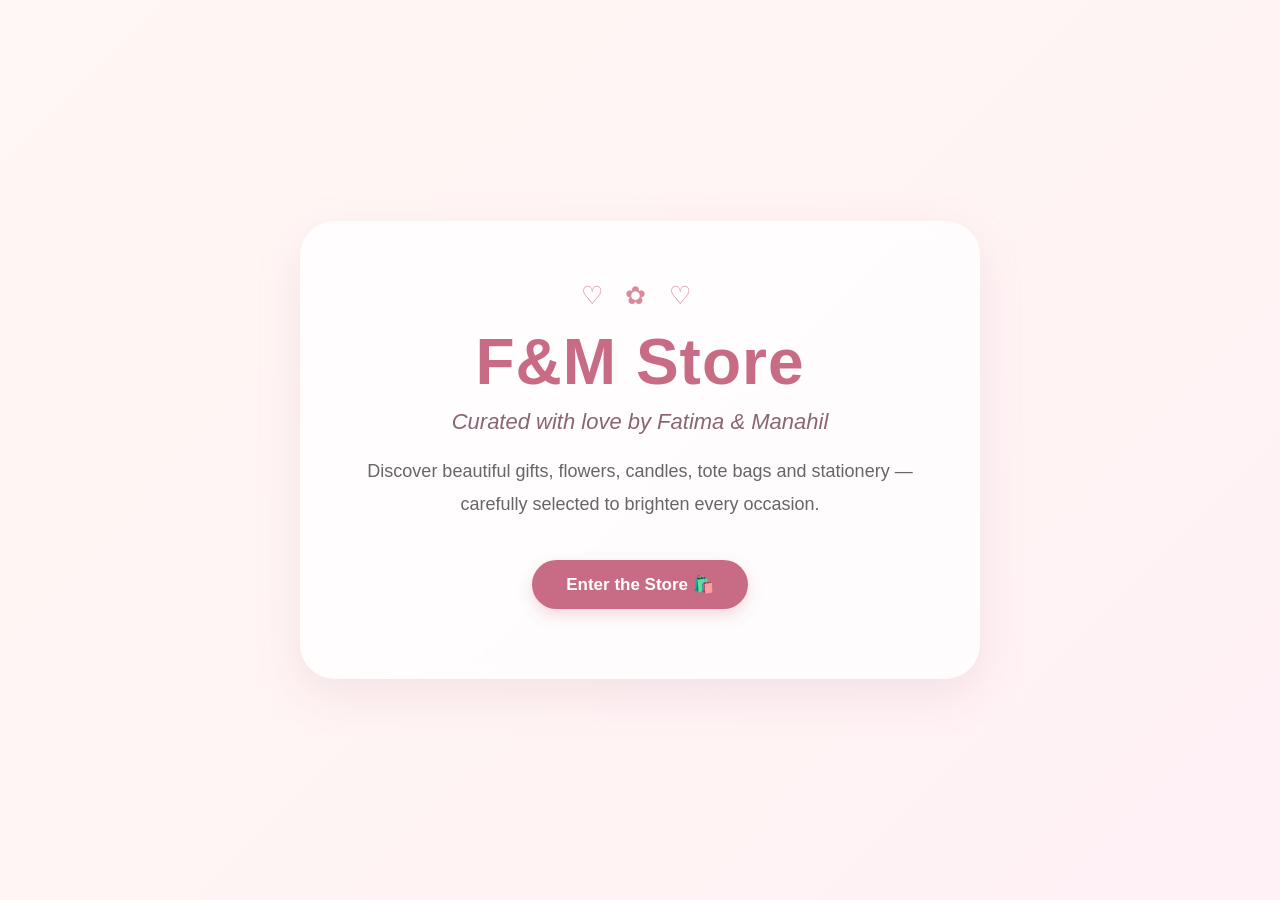
<file: index.html>
<!DOCTYPE html>
<html>

<head>
    <title>F&M Store</title>
    <link rel="stylesheet" href="style.css">
</head>

<body>

    <section class="home-hero">

        <div class="home-content">

            <div class="decorative">
                ♡ ✿ ♡
            </div>

            <h1>F&amp;M Store</h1>

            <div class="home-tagline">
                Curated with love by Fatima &amp; Manahil
            </div>

            <p class="home-description">
                Discover beautiful gifts, flowers, candles,
                tote bags and stationery — carefully selected
                to brighten every occasion.
            </p>

            <a href="shop.html" class="store-button">
                Enter the Store 🛍️
            </a>

        </div>

    </section>

</body>

</html>
</file>
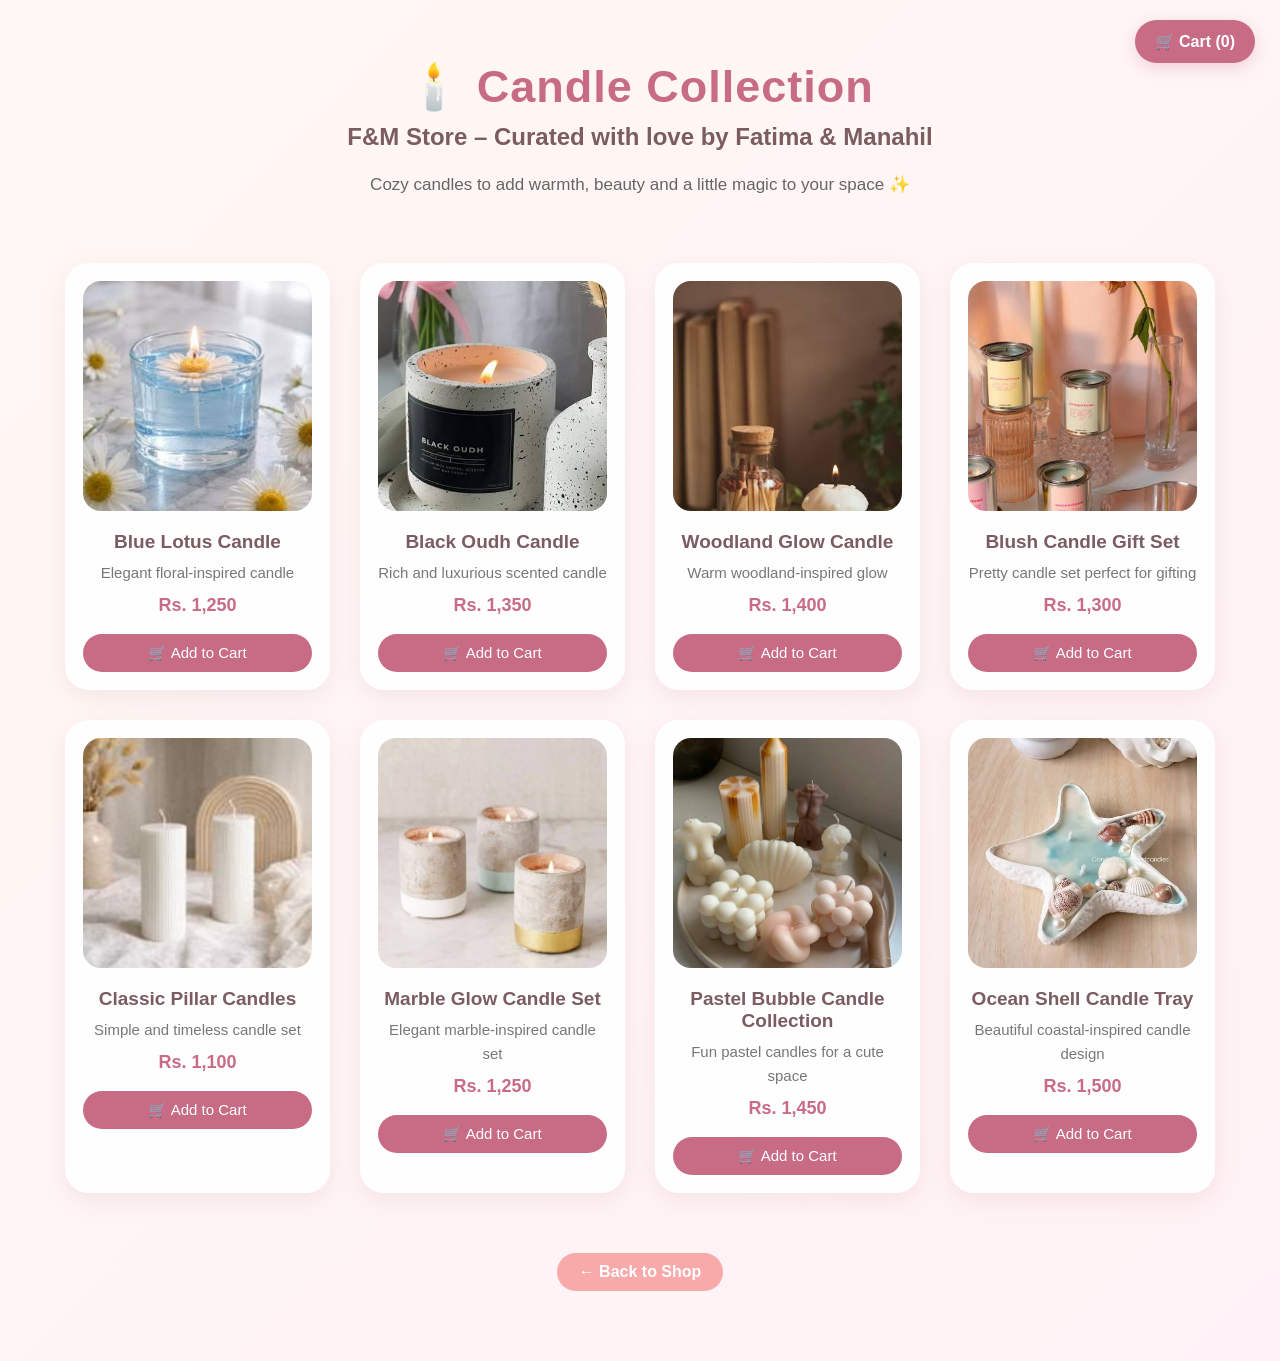
<file: candles.html>
<!DOCTYPE html>
<html>

<head>
    <title>Candle Collection - F&M Store</title>
    <link rel="stylesheet" href="style.css">

    <style>

        .collection-header {
            padding: 30px 20px 10px;
        }

        .collection-header h1 {
            margin-bottom: 10px;
        }

        .collection-header p {
            max-width: 650px;
            margin: 15px auto;
        }

        .collection {
            display: grid;
            grid-template-columns: repeat(4, 1fr);
            gap: 30px;
            max-width: 1200px;
            margin: 40px auto;
            padding: 0 25px;
        }

        .product {
            background: rgba(255, 255, 255, 0.9);
            padding: 18px;
            border-radius: 24px;
            box-shadow: 0 7px 22px rgba(180, 120, 140, 0.13);
            transition: all 0.3s ease;
        }

        .product:hover {
            transform: translateY(-8px);
            box-shadow: 0 14px 30px rgba(180, 120, 140, 0.22);
        }

        .product img {
            width: 100%;
            height: 230px;
            object-fit: cover;
            border-radius: 18px;
        }

        .product h2 {
            color: #7a5c61;
            font-size: 19px;
            margin: 16px 0 8px;
        }

        .product p {
            color: #777;
            font-size: 15px;
            margin: 5px 0 10px;
        }

        .product h3 {
            color: #c86b85;
            font-size: 18px;
            margin: 10px 0;
        }

        .add-cart {
            width: 100%;
            margin-top: 8px;
            background: #c86b85;
        }

        .add-cart:hover {
            background: #a9526c;
        }

        .bottom-navigation {
            margin: 20px 0 50px;
        }

        @media (max-width: 1000px) {

            .collection {
                grid-template-columns: repeat(2, 1fr);
            }

        }

        @media (max-width: 600px) {

            .collection {
                grid-template-columns: 1fr;
                padding: 0 20px;
            }

            .product img {
                height: 260px;
            }

        }

    </style>

</head>

<body>

    <div class="collection-header">

        <h1>🕯️ Candle Collection</h1>

        <h2>
            F&amp;M Store – Curated with love by Fatima &amp; Manahil
        </h2>

        <p>
            Cozy candles to add warmth, beauty and a little magic
            to your space ✨
        </p>

    </div>


    <div class="collection">


        <!-- CANDLE 1 -->

        <div class="product">

            <img src="images/candle1.jpg">

            <h2>Blue Lotus Candle</h2>

            <p>Elegant floral-inspired candle</p>

            <h3>Rs. 1,250</h3>

            <button
                class="add-cart"
                data-name="Blue Lotus Candle"
                data-price="1250"
                data-image="images/candle1.jpg">
                🛒 Add to Cart
            </button>

        </div>


        <!-- CANDLE 2 -->

        <div class="product">

            <img src="images/candle2.jpg">

            <h2>Black Oudh Candle</h2>

            <p>Rich and luxurious scented candle</p>

            <h3>Rs. 1,350</h3>

            <button
                class="add-cart"
                data-name="Black Oudh Candle"
                data-price="1350"
                data-image="images/candle2.jpg">
                🛒 Add to Cart
            </button>

        </div>


        <!-- CANDLE 3 -->

        <div class="product">

            <img src="images/candle3.jpg">

            <h2>Woodland Glow Candle</h2>

            <p>Warm woodland-inspired glow</p>

            <h3>Rs. 1,400</h3>

            <button
                class="add-cart"
                data-name="Woodland Glow Candle"
                data-price="1400"
                data-image="images/candle3.jpg">
                🛒 Add to Cart
            </button>

        </div>


        <!-- CANDLE 4 -->

        <div class="product">

            <img src="images/candle4.jpg">

            <h2>Blush Candle Gift Set</h2>

            <p>Pretty candle set perfect for gifting</p>

            <h3>Rs. 1,300</h3>

            <button
                class="add-cart"
                data-name="Blush Candle Gift Set"
                data-price="1300"
                data-image="images/candle4.jpg">
                🛒 Add to Cart
            </button>

        </div>


        <!-- CANDLE 5 -->

        <div class="product">

            <img src="images/candle5.jpg">

            <h2>Classic Pillar Candles</h2>

            <p>Simple and timeless candle set</p>

            <h3>Rs. 1,100</h3>

            <button
                class="add-cart"
                data-name="Classic Pillar Candles"
                data-price="1100"
                data-image="images/candle5.jpg">
                🛒 Add to Cart
            </button>

        </div>


        <!-- CANDLE 6 -->

        <div class="product">

            <img src="images/candle6.jpg">

            <h2>Marble Glow Candle Set</h2>

            <p>Elegant marble-inspired candle set</p>

            <h3>Rs. 1,250</h3>

            <button
                class="add-cart"
                data-name="Marble Glow Candle Set"
                data-price="1250"
                data-image="images/candle6.jpg">
                🛒 Add to Cart
            </button>

        </div>


        <!-- CANDLE 7 -->

        <div class="product">

            <img src="images/candle7.jpg">

            <h2>Pastel Bubble Candle Collection</h2>

            <p>Fun pastel candles for a cute space</p>

            <h3>Rs. 1,450</h3>

            <button
                class="add-cart"
                data-name="Pastel Bubble Candle Collection"
                data-price="1450"
                data-image="images/candle7.jpg">
                🛒 Add to Cart
            </button>

        </div>


        <!-- CANDLE 8 -->

        <div class="product">

            <img src="images/candle8.jpg">

            <h2>Ocean Shell Candle Tray</h2>

            <p>Beautiful coastal-inspired candle design</p>

            <h3>Rs. 1,500</h3>

            <button
                class="add-cart"
                data-name="Ocean Shell Candle Tray"
                data-price="1500"
                data-image="images/candle8.jpg">
                🛒 Add to Cart
            </button>

        </div>

    </div>


    <div class="bottom-navigation">

        <a href="shop.html" class="back-button">
            ← Back to Shop
        </a>

    </div>


    <!-- SHOPPING CART -->

    <script src="cart.js"></script>

</body>

</html>
</file>
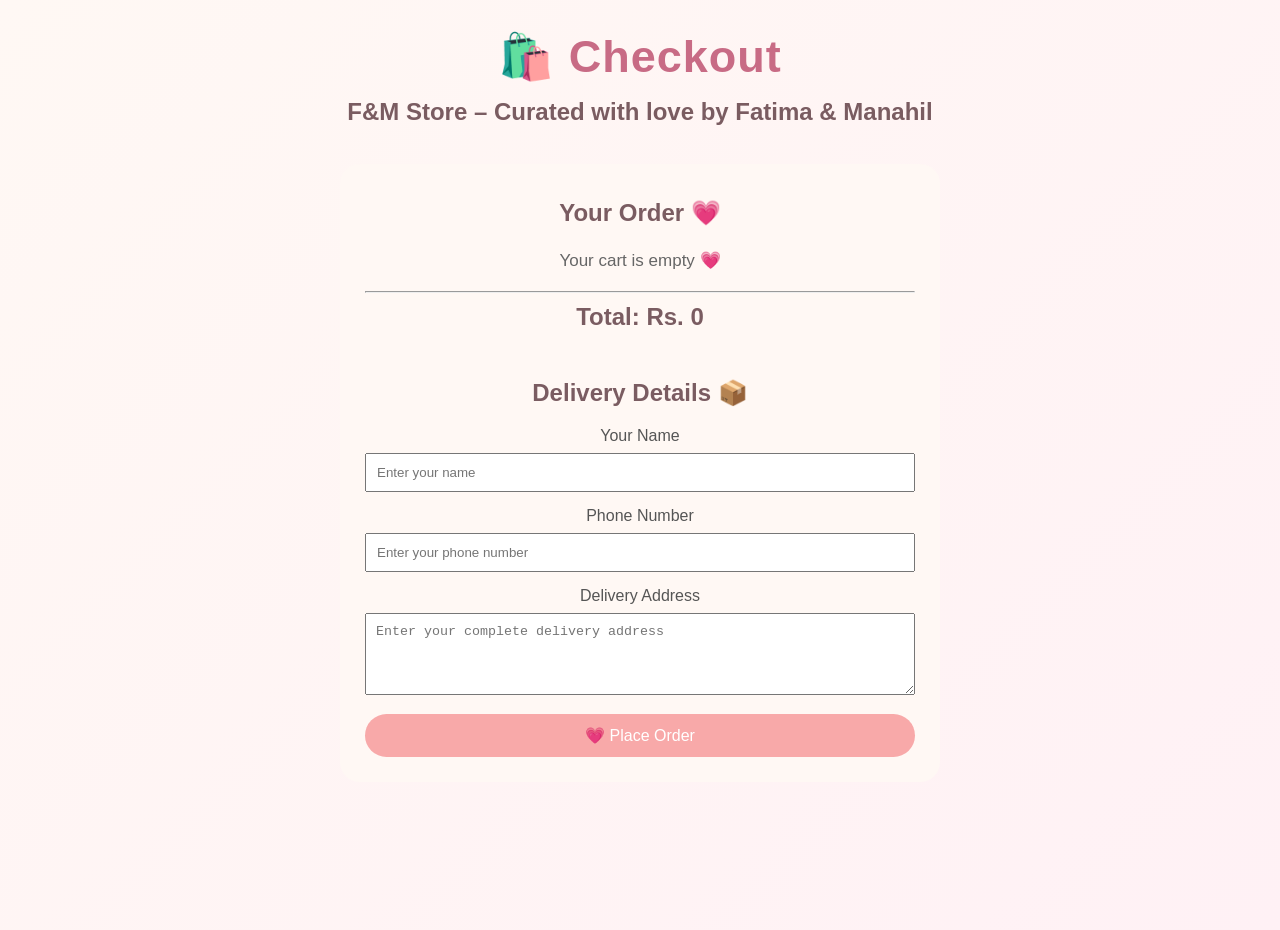
<file: checkout.html>
<!DOCTYPE html>
<html>

<head>
    <title>Checkout - F&M Store</title>
    <link rel="stylesheet" href="style.css">
</head>

<body>

    <h1>🛍️ Checkout</h1>

    <h2>F&M Store – Curated with love by Fatima &amp; Manahil</h2>

    <br>

    <div style="
        width: 90%;
        max-width: 600px;
        margin: auto;
        background: #fff8f4;
        padding: 25px;
        border-radius: 20px;
        box-sizing: border-box;
    ">

        <h2>Your Order 💗</h2>

        <div id="checkoutItems"></div>

        <hr>

        <h2 id="checkoutTotal"></h2>

        <br>

        <h2>Delivery Details 📦</h2>

        <label>Your Name</label>
        <br>

        <input
            type="text"
            id="customerName"
            placeholder="Enter your name"
            style="
                width:100%;
                padding:10px;
                margin:8px 0 15px;
                box-sizing:border-box;
            "
        >

        <label>Phone Number</label>
        <br>

        <input
            type="text"
            id="customerPhone"
            placeholder="Enter your phone number"
            style="
                width:100%;
                padding:10px;
                margin:8px 0 15px;
                box-sizing:border-box;
            "
        >

        <label>Delivery Address</label>
        <br>

        <textarea
            id="customerAddress"
            placeholder="Enter your complete delivery address"
            rows="4"
            style="
                width:100%;
                padding:10px;
                margin:8px 0 15px;
                box-sizing:border-box;
            "
        ></textarea>

        <button
            onclick="placeOrder()"
            style="
                width:100%;
                padding:12px;
                font-size:16px;
                cursor:pointer;
            "
        >
            💗 Place Order
        </button>

    </div>


    <script>

        function showCheckoutItems() {

            const itemsBox =
                document.getElementById("checkoutItems");

            const totalBox =
                document.getElementById("checkoutTotal");

            let cart =
                JSON.parse(localStorage.getItem("fmCart")) || [];


            if (cart.length === 0) {

                itemsBox.innerHTML = `
                    <p>Your cart is empty 💗</p>
                `;

                totalBox.innerHTML = "Total: Rs. 0";

                return;
            }


            let html = "";


            cart.forEach(function(product) {

                html += `
                    <div style="
                        display:flex;
                        align-items:center;
                        gap:15px;
                        background:white;
                        padding:12px;
                        margin-bottom:10px;
                        border-radius:15px;
                    ">

                        <img
                            src="${product.image}"
                            style="
                                width:70px;
                                height:70px;
                                object-fit:cover;
                                border-radius:10px;
                            "
                        >

                        <div>

                            <strong>
                                ${product.name}
                            </strong>

                            <p style="margin:5px 0;">
                                Quantity: ${product.quantity}
                            </p>

                            <p style="margin:0;">
                                Rs.
                                ${(product.price * product.quantity).toLocaleString()}
                            </p>

                        </div>

                    </div>
                `;

            });


            itemsBox.innerHTML = html;


            let total = cart.reduce(function(sum, product) {

                return sum +
                    (product.price * product.quantity);

            }, 0);


            totalBox.innerHTML =
                "Total: Rs. " +
                total.toLocaleString();
        }



        function placeOrder() {

            const name =
                document
                .getElementById("customerName")
                .value
                .trim();


            const phone =
                document
                .getElementById("customerPhone")
                .value
                .trim();


            const address =
                document
                .getElementById("customerAddress")
                .value
                .trim();


            if (!name || !phone || !address) {

                alert(
                    "Please fill in all delivery details. 💗"
                );

                return;
            }


            let cart =
                JSON.parse(localStorage.getItem("fmCart")) || [];


            if (cart.length === 0) {

                alert("Your cart is empty!");

                return;
            }


            /* CREATE ORDER MESSAGE */

            let orderMessage =
                "🛍️ NEW F&M STORE ORDER\n\n";


            orderMessage +=
                "👤 Customer: " +
                name +
                "\n";


            orderMessage +=
                "📱 Phone: " +
                phone +
                "\n";


            orderMessage +=
                "📍 Address: " +
                address +
                "\n\n";


            orderMessage +=
                "🛒 ORDER DETAILS\n\n";


            cart.forEach(function(product) {

                const productTotal =
                    product.price *
                    product.quantity;


                orderMessage +=
                    "• " +
                    product.name +
                    "\n";


                orderMessage +=
                    "  Quantity: " +
                    product.quantity +
                    "\n";


                orderMessage +=
                    "  Price: Rs. " +
                    productTotal.toLocaleString() +
                    "\n\n";

            });


            let total = cart.reduce(function(sum, product) {

                return sum +
                    (product.price * product.quantity);

            }, 0);


            orderMessage +=
                "💰 TOTAL: Rs. " +
                total.toLocaleString() +
                "\n\n";


            orderMessage +=
                "Thank you for shopping with F&M Store! 💗";


            /* YOUR WHATSAPP NUMBER */

            const whatsappNumber =
                "923177883121";


            /*
            ENCODE THE ENTIRE MESSAGE
            SO WHATSAPP RECEIVES IT CORRECTLY
            */

            const whatsappURL =
                "https://wa.me/" +
                whatsappNumber +
                "?text=" +
                encodeURIComponent(orderMessage);


            /* OPEN WHATSAPP */

            window.open(
                whatsappURL,
                "_blank"
            );


            /* CLEAR CART */

            localStorage.removeItem("fmCart");

        }



        /* LOAD CHECKOUT ITEMS */

        showCheckoutItems();

    </script>

</body>

</html>
</file>
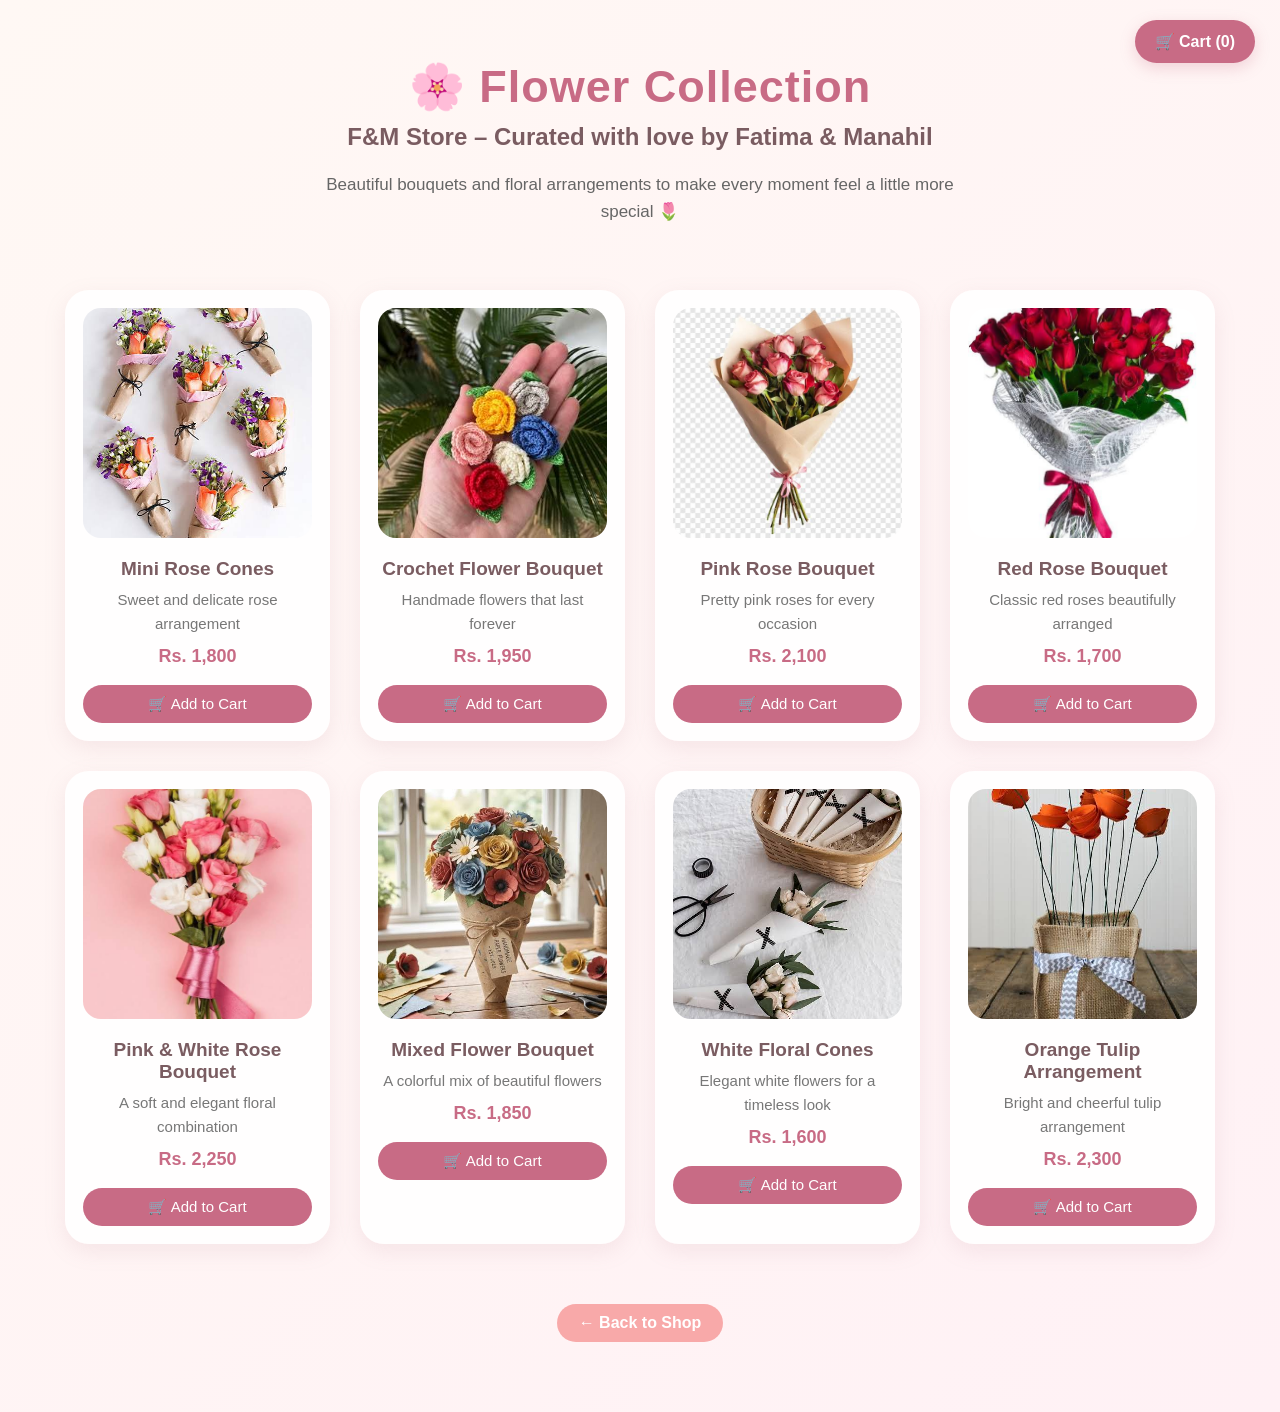
<file: flowers.html>
<!DOCTYPE html>
<html>

<head>
    <title>Flower Collection - F&M Store</title>
    <link rel="stylesheet" href="style.css">

    <style>

        .collection-header {
            padding: 30px 20px 10px;
        }

        .collection-header h1 {
            margin-bottom: 10px;
        }

        .collection-header p {
            max-width: 650px;
            margin: 15px auto;
        }

        .collection {
            display: grid;
            grid-template-columns: repeat(4, 1fr);
            gap: 30px;
            max-width: 1200px;
            margin: 40px auto;
            padding: 0 25px;
        }

        .product {
            background: rgba(255, 255, 255, 0.9);
            padding: 18px;
            border-radius: 24px;
            box-shadow: 0 7px 22px rgba(180, 120, 140, 0.13);
            transition: all 0.3s ease;
        }

        .product:hover {
            transform: translateY(-8px);
            box-shadow: 0 14px 30px rgba(180, 120, 140, 0.22);
        }

        .product img {
            width: 100%;
            height: 230px;
            object-fit: cover;
            border-radius: 18px;
        }

        .product h2 {
            color: #7a5c61;
            font-size: 19px;
            margin: 16px 0 8px;
        }

        .product p {
            color: #777;
            font-size: 15px;
            margin: 5px 0 10px;
        }

        .product h3 {
            color: #c86b85;
            font-size: 18px;
            margin: 10px 0;
        }

        .add-cart {
            width: 100%;
            margin-top: 8px;
            background: #c86b85;
        }

        .add-cart:hover {
            background: #a9526c;
        }

        .bottom-navigation {
            margin: 20px 0 50px;
        }

        @media (max-width: 1000px) {

            .collection {
                grid-template-columns: repeat(2, 1fr);
            }

        }

        @media (max-width: 600px) {

            .collection {
                grid-template-columns: 1fr;
                padding: 0 20px;
            }

            .product img {
                height: 260px;
            }

        }

    </style>

</head>

<body>

    <div class="collection-header">

        <h1>🌸 Flower Collection</h1>

        <h2>
            F&amp;M Store – Curated with love by Fatima &amp; Manahil
        </h2>

        <p>
            Beautiful bouquets and floral arrangements to make
            every moment feel a little more special 🌷
        </p>

    </div>


    <div class="collection">


        <!-- FLOWER 1 -->

        <div class="product">

            <img src="images/flower1.jpg">

            <h2>Mini Rose Cones</h2>

            <p>Sweet and delicate rose arrangement</p>

            <h3>Rs. 1,800</h3>

            <button
                class="add-cart"
                data-name="Mini Rose Cones"
                data-price="1800"
                data-image="images/flower1.jpg">
                🛒 Add to Cart
            </button>

        </div>


        <!-- FLOWER 2 -->

        <div class="product">

            <img src="images/flower2.jpg">

            <h2>Crochet Flower Bouquet</h2>

            <p>Handmade flowers that last forever</p>

            <h3>Rs. 1,950</h3>

            <button
                class="add-cart"
                data-name="Crochet Flower Bouquet"
                data-price="1950"
                data-image="images/flower2.jpg">
                🛒 Add to Cart
            </button>

        </div>


        <!-- FLOWER 3 -->

        <div class="product">

            <img src="images/flower3.jpg">

            <h2>Pink Rose Bouquet</h2>

            <p>Pretty pink roses for every occasion</p>

            <h3>Rs. 2,100</h3>

            <button
                class="add-cart"
                data-name="Pink Rose Bouquet"
                data-price="2100"
                data-image="images/flower3.jpg">
                🛒 Add to Cart
            </button>

        </div>


        <!-- FLOWER 4 -->

        <div class="product">

            <img src="images/flower4.jpg">

            <h2>Red Rose Bouquet</h2>

            <p>Classic red roses beautifully arranged</p>

            <h3>Rs. 1,700</h3>

            <button
                class="add-cart"
                data-name="Red Rose Bouquet"
                data-price="1700"
                data-image="images/flower4.jpg">
                🛒 Add to Cart
            </button>

        </div>


        <!-- FLOWER 5 -->

        <div class="product">

            <img src="images/flower5.jpg">

            <h2>Pink &amp; White Rose Bouquet</h2>

            <p>A soft and elegant floral combination</p>

            <h3>Rs. 2,250</h3>

            <button
                class="add-cart"
                data-name="Pink & White Rose Bouquet"
                data-price="2250"
                data-image="images/flower5.jpg">
                🛒 Add to Cart
            </button>

        </div>


        <!-- FLOWER 6 -->

        <div class="product">

            <img src="images/flower6.jpg">

            <h2>Mixed Flower Bouquet</h2>

            <p>A colorful mix of beautiful flowers</p>

            <h3>Rs. 1,850</h3>

            <button
                class="add-cart"
                data-name="Mixed Flower Bouquet"
                data-price="1850"
                data-image="images/flower6.jpg">
                🛒 Add to Cart
            </button>

        </div>


        <!-- FLOWER 7 -->

        <div class="product">

            <img src="images/flower7.jpg">

            <h2>White Floral Cones</h2>

            <p>Elegant white flowers for a timeless look</p>

            <h3>Rs. 1,600</h3>

            <button
                class="add-cart"
                data-name="White Floral Cones"
                data-price="1600"
                data-image="images/flower7.jpg">
                🛒 Add to Cart
            </button>

        </div>


        <!-- FLOWER 8 -->

        <div class="product">

            <img src="images/flower8.jpg">

            <h2>Orange Tulip Arrangement</h2>

            <p>Bright and cheerful tulip arrangement</p>

            <h3>Rs. 2,300</h3>

            <button
                class="add-cart"
                data-name="Orange Tulip Arrangement"
                data-price="2300"
                data-image="images/flower8.jpg">
                🛒 Add to Cart
            </button>

        </div>

    </div>


    <div class="bottom-navigation">

        <a href="shop.html" class="back-button">
            ← Back to Shop
        </a>

    </div>


    <!-- SHOPPING CART -->

    <script src="cart.js"></script>

</body>

</html>
</file>
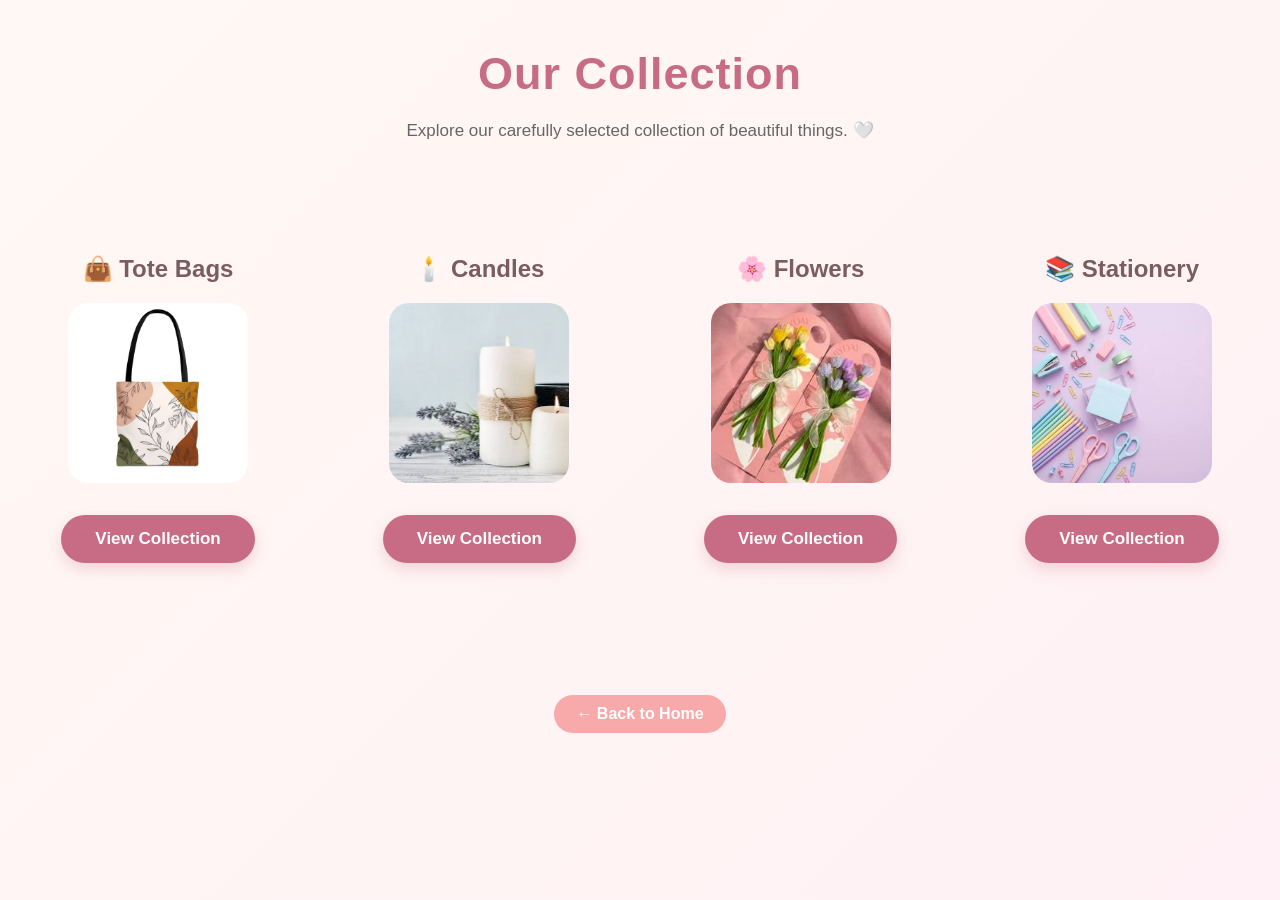
<file: shop.html>
<!DOCTYPE html>
<html>

<head>
    <title>F&M Store Shop</title>
    <link rel="stylesheet" href="style.css">
</head>

<body>

    <br>

    <h1>Our Collection</h1>

    <p>
        Explore our carefully selected collection of beautiful things. 🤍
    </p>

    <br>

    <table align="center">

        <tr>

            <!-- TOTE BAGS -->
            <td align="center">

                <h2>👜 Tote Bags</h2>

                <a href="totebags.html">
                    <img
                        src="images/image.jpg"
                        width="180"
                        height="180"
                        style="object-fit: cover;"
                    >
                </a>

                <br><br>

                <a href="totebags.html" class="store-button">
                    View Collection
                </a>

            </td>


            <td width="50"></td>


            <!-- CANDLES -->
            <td align="center">

                <h2>🕯️ Candles</h2>

                <a href="candles.html">
                    <img
                        src="images/candlesbutton.jpg"
                        width="180"
                        height="180"
                        style="object-fit: cover;"
                    >
                </a>

                <br><br>

                <a href="candles.html" class="store-button">
                    View Collection
                </a>

            </td>


            <td width="50"></td>


            <!-- FLOWERS -->
            <td align="center">

                <h2>🌸 Flowers</h2>

                <a href="flowers.html">
                    <img
                        src="images/flowersbutton.jpg"
                        width="180"
                        height="180"
                        style="object-fit: cover;"
                    >
                </a>

                <br><br>

                <a href="flowers.html" class="store-button">
                    View Collection
                </a>

            </td>


            <td width="50"></td>


            <!-- STATIONERY -->
            <td align="center">

                <h2>📚 Stationery</h2>

                <a href="stationery.html">
                    <img
                        src="images/stationerybutton.jpg"
                        width="180"
                        height="180"
                        style="object-fit: cover;"
                    >
                </a>

                <br><br>

                <a href="stationery.html" class="store-button">
                    View Collection
                </a>

            </td>

        </tr>

    </table>

    <br><br>

    <a href="index.html" class="back-button">
        ← Back to Home
    </a>

</body>

</html>
</file>
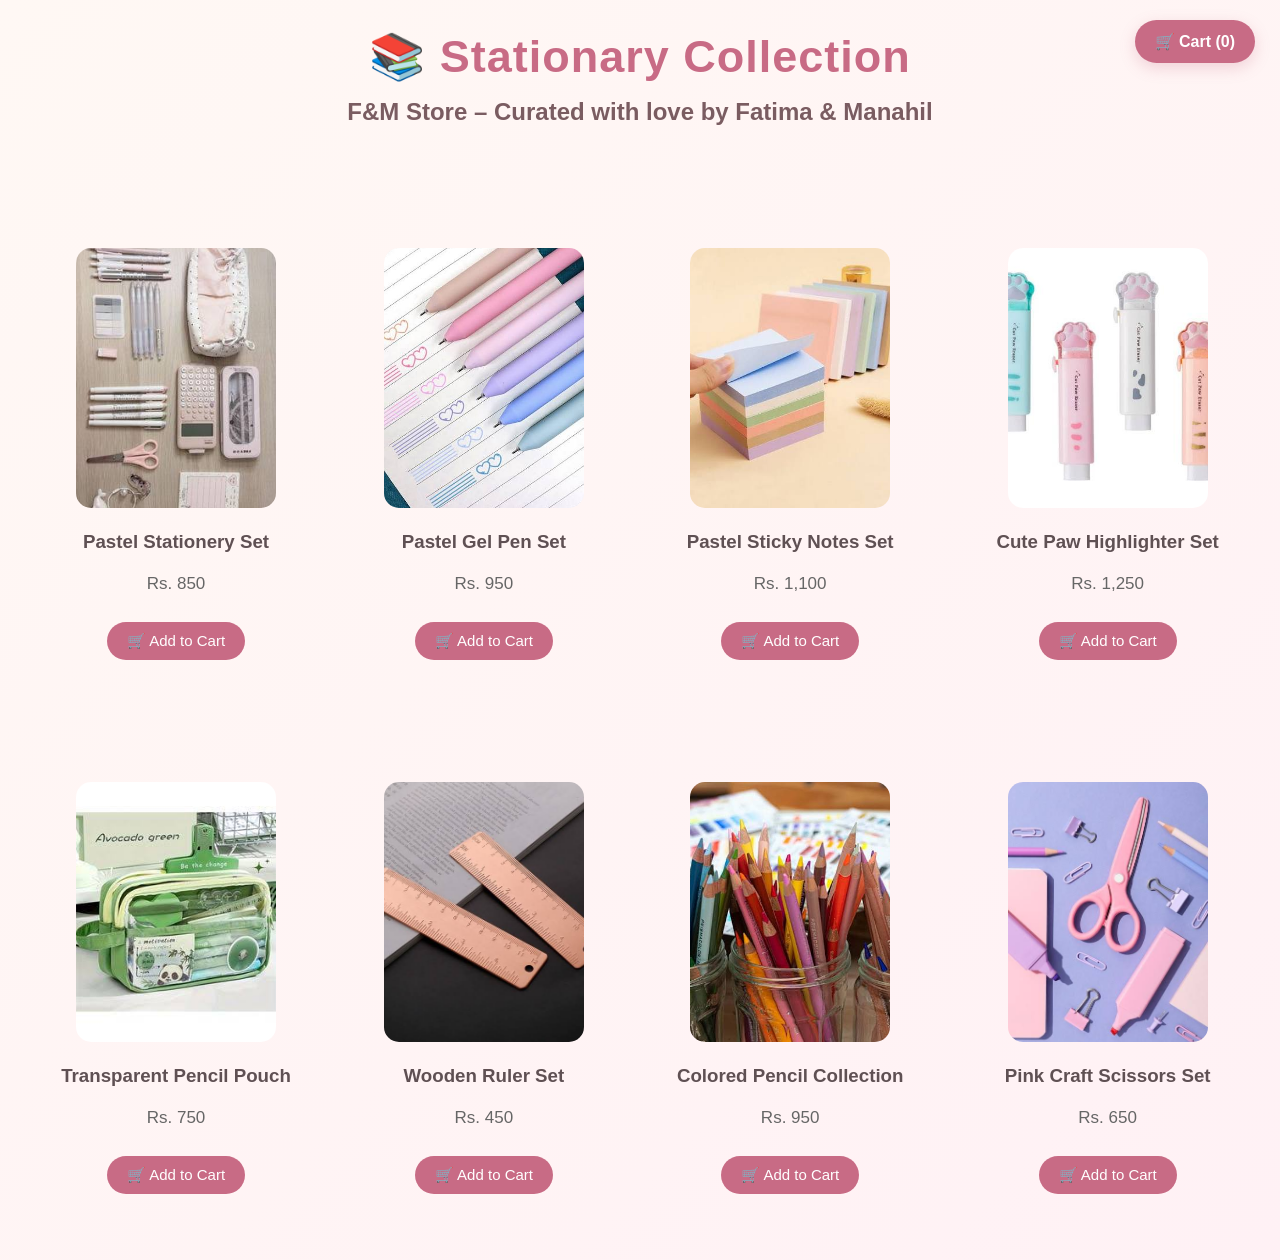
<file: stationery.html>
<!DOCTYPE html>
<html>

<head>
    <title>Stationary Collection - F&M Store</title>
    <link rel="stylesheet" href="style.css">
</head>

<body>

    <h1>📚 Stationary Collection</h1>

    <h2>F&M Store – Curated with love by Fatima &amp; Manahil</h2>

    <br><br>

    <table align="center">

        <!-- ROW 1 -->
        <tr>

            <!-- PRODUCT 1 -->
            <td align="center">
                <img src="images/stationary1.jpg"
                     width="200"
                     height="260"
                     style="border-radius:15px; object-fit:cover;">

                <h3>Pastel Stationery Set</h3>

                <p>Rs. 850</p>

                <button
                    class="add-cart"
                    data-name="Pastel Stationery Set"
                    data-price="850"
                    data-image="images/stationary1.jpg">
                    🛒 Add to Cart
                </button>
            </td>

            <td width="35"></td>

            <!-- PRODUCT 2 -->
            <td align="center">
                <img src="images/stationary2.jpg"
                     width="200"
                     height="260"
                     style="border-radius:15px; object-fit:cover;">

                <h3>Pastel Gel Pen Set</h3>

                <p>Rs. 950</p>

                <button
                    class="add-cart"
                    data-name="Pastel Gel Pen Set"
                    data-price="950"
                    data-image="images/stationary2.jpg">
                    🛒 Add to Cart
                </button>
            </td>

            <td width="35"></td>

            <!-- PRODUCT 3 -->
            <td align="center">
                <img src="images/stationary3.jpg"
                     width="200"
                     height="260"
                     style="border-radius:15px; object-fit:cover;">

                <h3>Pastel Sticky Notes Set</h3>

                <p>Rs. 1,100</p>

                <button
                    class="add-cart"
                    data-name="Pastel Sticky Notes Set"
                    data-price="1100"
                    data-image="images/stationary3.jpg">
                    🛒 Add to Cart
                </button>
            </td>

            <td width="35"></td>

            <!-- PRODUCT 4 -->
            <td align="center">
                <img src="images/stationary4.jpg"
                     width="200"
                     height="260"
                     style="border-radius:15px; object-fit:cover;">

                <h3>Cute Paw Highlighter Set</h3>

                <p>Rs. 1,250</p>

                <button
                    class="add-cart"
                    data-name="Cute Paw Highlighter Set"
                    data-price="1250"
                    data-image="images/stationary4.jpg">
                    🛒 Add to Cart
                </button>
            </td>

        </tr>

        <!-- SPACE BETWEEN ROWS -->
        <tr>
            <td colspan="7" height="50"></td>
        </tr>

        <!-- ROW 2 -->
        <tr>

            <!-- PRODUCT 5 -->
            <td align="center">
                <img src="images/stationary5.jpg"
                     width="200"
                     height="260"
                     style="border-radius:15px; object-fit:cover;">

                <h3>Transparent Pencil Pouch</h3>

                <p>Rs. 750</p>

                <button
                    class="add-cart"
                    data-name="Transparent Pencil Pouch"
                    data-price="750"
                    data-image="images/stationary5.jpg">
                    🛒 Add to Cart
                </button>
            </td>

            <td></td>

            <!-- PRODUCT 6 -->
            <td align="center">
                <img src="images/stationary6.jpg"
                     width="200"
                     height="260"
                     style="border-radius:15px; object-fit:cover;">

                <h3>Wooden Ruler Set</h3>

                <p>Rs. 450</p>

                <button
                    class="add-cart"
                    data-name="Wooden Ruler Set"
                    data-price="450"
                    data-image="images/stationary6.jpg">
                    🛒 Add to Cart
                </button>
            </td>

            <td></td>

            <!-- PRODUCT 7 -->
            <td align="center">
                <img src="images/stationary7.jpg"
                     width="200"
                     height="260"
                     style="border-radius:15px; object-fit:cover;">

                <h3>Colored Pencil Collection</h3>

                <p>Rs. 950</p>

                <button
                    class="add-cart"
                    data-name="Colored Pencil Collection"
                    data-price="950"
                    data-image="images/stationary7.jpg">
                    🛒 Add to Cart
                </button>
            </td>

            <td></td>

            <!-- PRODUCT 8 -->
            <td align="center">
                <img src="images/stationary8.jpg"
                     width="200"
                     height="260"
                     style="border-radius:15px; object-fit:cover;">

                <h3>Pink Craft Scissors Set</h3>

                <p>Rs. 650</p>

                <button
                    class="add-cart"
                    data-name="Pink Craft Scissors Set"
                    data-price="650"
                    data-image="images/stationary8.jpg">
                    🛒 Add to Cart
                </button>
            </td>

        </tr>

    </table>

    <!-- SHOPPING CART -->
    <script src="cart.js"></script>

</body>

</html>
</file>
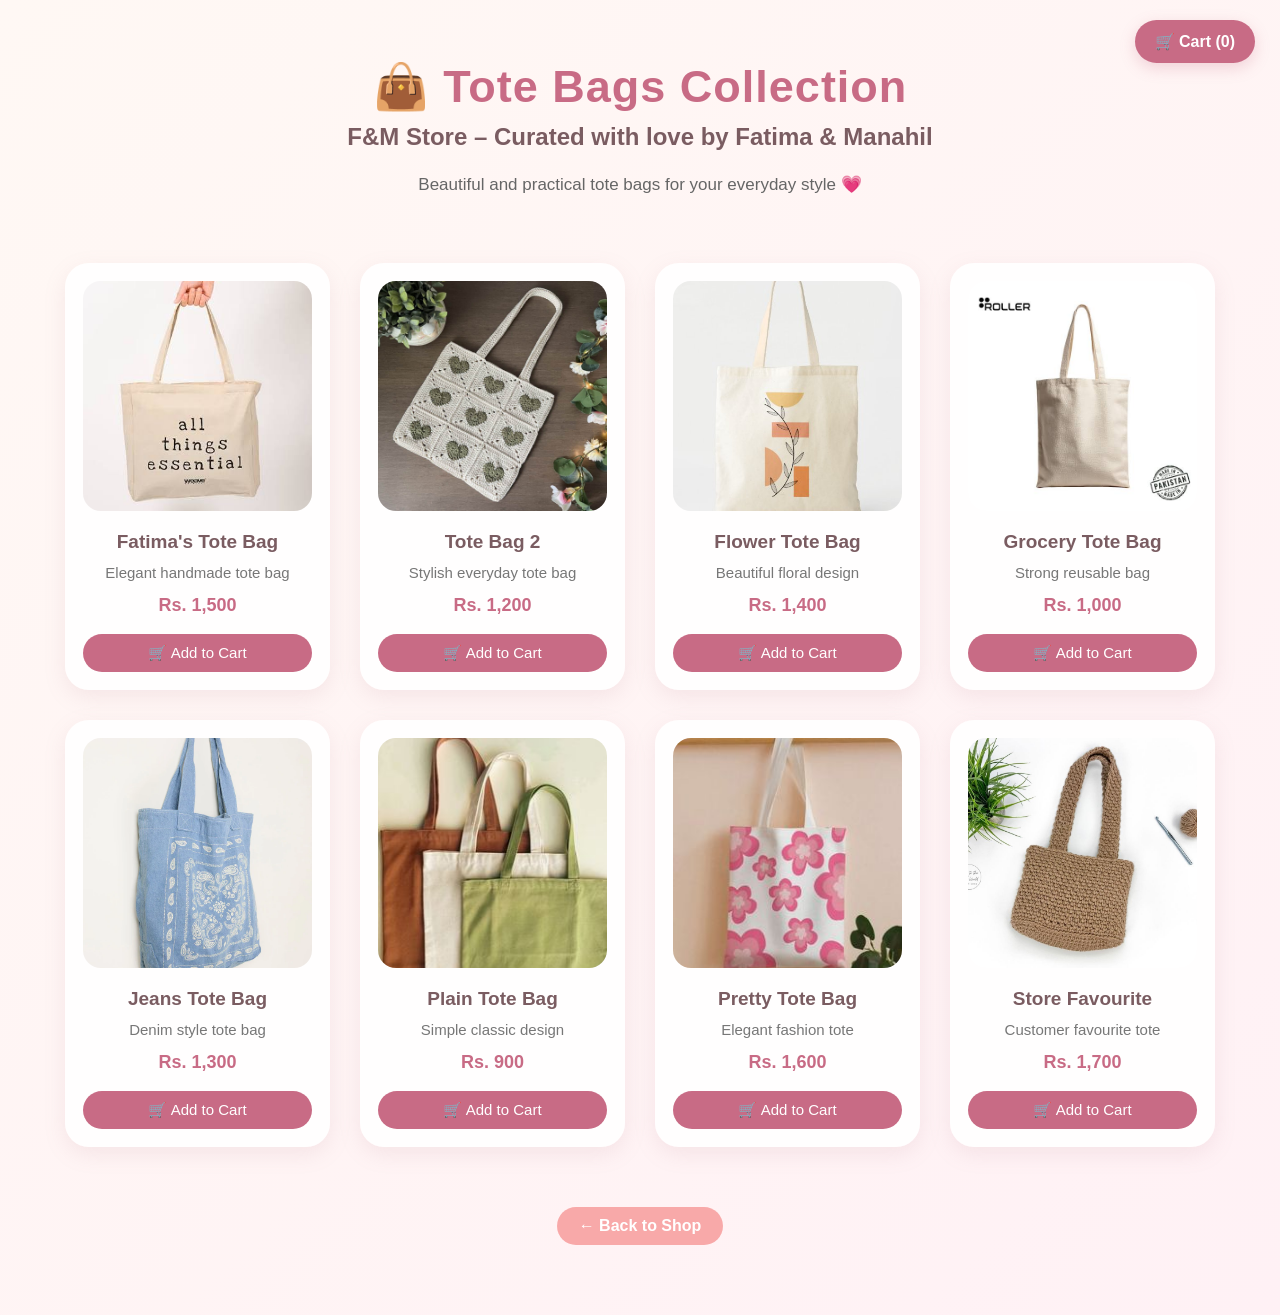
<file: totebags.html>
<!DOCTYPE html>
<html>

<head>
    <title>Tote Bags Collection - F&M Store</title>
    <link rel="stylesheet" href="style.css">

    <style>

        .collection-header {
            padding: 30px 20px 10px;
        }

        .collection-header h1 {
            margin-bottom: 10px;
        }

        .collection-header p {
            max-width: 650px;
            margin: 15px auto;
        }

        .collection {
            display: grid;
            grid-template-columns: repeat(4, 1fr);
            gap: 30px;
            max-width: 1200px;
            margin: 40px auto;
            padding: 0 25px;
        }

        .product {
            background: rgba(255, 255, 255, 0.9);
            padding: 18px;
            border-radius: 24px;
            box-shadow: 0 7px 22px rgba(180, 120, 140, 0.13);
            transition: all 0.3s ease;
        }

        .product:hover {
            transform: translateY(-8px);
            box-shadow: 0 14px 30px rgba(180, 120, 140, 0.22);
        }

        .product img {
            width: 100%;
            height: 230px;
            object-fit: cover;
            border-radius: 18px;
        }

        .product h2 {
            color: #7a5c61;
            font-size: 19px;
            margin: 16px 0 8px;
        }

        .product p {
            color: #777;
            font-size: 15px;
            margin: 5px 0 10px;
        }

        .product h3 {
            color: #c86b85;
            font-size: 18px;
            margin: 10px 0;
        }

        .add-cart {
            width: 100%;
            margin-top: 8px;
            background: #c86b85;
        }

        .add-cart:hover {
            background: #a9526c;
        }

        .bottom-navigation {
            margin: 20px 0 50px;
        }

        @media (max-width: 1000px) {

            .collection {
                grid-template-columns: repeat(2, 1fr);
            }

        }

        @media (max-width: 600px) {

            .collection {
                grid-template-columns: 1fr;
                padding: 0 20px;
            }

            .product img {
                height: 260px;
            }

        }

    </style>

</head>

<body>

    <div class="collection-header">

        <h1>👜 Tote Bags Collection</h1>

        <h2>
            F&amp;M Store – Curated with love by Fatima &amp; Manahil
        </h2>

        <p>
            Beautiful and practical tote bags for your everyday style 💗
        </p>

    </div>


    <div class="collection">


        <!-- PRODUCT 1 -->

        <div class="product">

            <img src="images/fatimas-tote-bag.jpg">

            <h2>Fatima's Tote Bag</h2>

            <p>Elegant handmade tote bag</p>

            <h3>Rs. 1,500</h3>

            <button
                class="add-cart"
                data-name="Fatima's Tote Bag"
                data-price="1500"
                data-image="images/fatimas-tote-bag.jpg">
                🛒 Add to Cart
            </button>

        </div>


        <!-- PRODUCT 2 -->

        <div class="product">

            <img src="images/tote2.jpg">

            <h2>Tote Bag 2</h2>

            <p>Stylish everyday tote bag</p>

            <h3>Rs. 1,200</h3>

            <button
                class="add-cart"
                data-name="Tote Bag 2"
                data-price="1200"
                data-image="images/tote2.jpg">
                🛒 Add to Cart
            </button>

        </div>


        <!-- PRODUCT 3 -->

        <div class="product">

            <img src="images/Flower.jpg">

            <h2>Flower Tote Bag</h2>

            <p>Beautiful floral design</p>

            <h3>Rs. 1,400</h3>

            <button
                class="add-cart"
                data-name="Flower Tote Bag"
                data-price="1400"
                data-image="images/Flower.jpg">
                🛒 Add to Cart
            </button>

        </div>


        <!-- PRODUCT 4 -->

        <div class="product">

            <img src="images/grocery.jpg">

            <h2>Grocery Tote Bag</h2>

            <p>Strong reusable bag</p>

            <h3>Rs. 1,000</h3>

            <button
                class="add-cart"
                data-name="Grocery Tote Bag"
                data-price="1000"
                data-image="images/grocery.jpg">
                🛒 Add to Cart
            </button>

        </div>


        <!-- PRODUCT 5 -->

        <div class="product">

            <img src="images/jeans.jpg">

            <h2>Jeans Tote Bag</h2>

            <p>Denim style tote bag</p>

            <h3>Rs. 1,300</h3>

            <button
                class="add-cart"
                data-name="Jeans Tote Bag"
                data-price="1300"
                data-image="images/jeans.jpg">
                🛒 Add to Cart
            </button>

        </div>


        <!-- PRODUCT 6 -->

        <div class="product">

            <img src="images/plain.jpg">

            <h2>Plain Tote Bag</h2>

            <p>Simple classic design</p>

            <h3>Rs. 900</h3>

            <button
                class="add-cart"
                data-name="Plain Tote Bag"
                data-price="900"
                data-image="images/plain.jpg">
                🛒 Add to Cart
            </button>

        </div>


        <!-- PRODUCT 7 -->

        <div class="product">

            <img src="images/pretty.jpg">

            <h2>Pretty Tote Bag</h2>

            <p>Elegant fashion tote</p>

            <h3>Rs. 1,600</h3>

            <button
                class="add-cart"
                data-name="Pretty Tote Bag"
                data-price="1600"
                data-image="images/pretty.jpg">
                🛒 Add to Cart
            </button>

        </div>


        <!-- PRODUCT 8 -->

        <div class="product">

            <img src="images/storefav.jpg">

            <h2>Store Favourite</h2>

            <p>Customer favourite tote</p>

            <h3>Rs. 1,700</h3>

            <button
                class="add-cart"
                data-name="Store Favourite"
                data-price="1700"
                data-image="images/storefav.jpg">
                🛒 Add to Cart
            </button>

        </div>

    </div>


    <div class="bottom-navigation">

        <a href="shop.html" class="back-button">
            ← Back to Shop
        </a>

    </div>


    <!-- SHOPPING CART -->

    <script src="cart.js"></script>

</body>

</html>
</file>
<file: style.css>
/* =================================
   F&M STORE - MAIN STYLESHEET
   ================================= */

* {
    box-sizing: border-box;
}

body {
    background: linear-gradient(135deg, #fff8f4, #fff1f5);
    font-family: Arial, sans-serif;
    margin: 0;
    padding: 0;
    text-align: center;
    color: #555;
    min-height: 100vh;
}

/* =================================
   MAIN HEADINGS
   ================================= */

h1 {
    color: #c86b85;
    font-size: 45px;
    margin-top: 30px;
    margin-bottom: 15px;
    letter-spacing: 1px;
}

h2 {
    color: #7a5c61;
    margin-top: 10px;
}

h3 {
    color: #5f5053;
    margin-bottom: 8px;
}

p {
    color: #666;
    font-size: 17px;
    line-height: 1.6;
}

/* =================================
   HOMEPAGE
   ================================= */

.home-hero {
    min-height: 100vh;
    display: flex;
    justify-content: center;
    align-items: center;
    padding: 40px 20px;
}

.home-content {
    max-width: 750px;
    padding: 60px 40px;
    background: rgba(255, 255, 255, 0.75);
    border-radius: 35px;
    box-shadow: 0 15px 45px rgba(180, 120, 140, 0.15);
    backdrop-filter: blur(8px);
}

.home-content h1 {
    font-size: 64px;
    margin: 0 0 10px;
}

.home-tagline {
    color: #8b6570;
    font-size: 22px;
    font-style: italic;
    margin-bottom: 20px;
}

.home-description {
    max-width: 600px;
    margin: 0 auto 30px;
    font-size: 18px;
    line-height: 1.8;
}

/* Decorative text */

.decorative {
    color: #d98b9d;
    font-size: 25px;
    letter-spacing: 8px;
    margin-bottom: 15px;
}

/* =================================
   STORE BUTTON
   ================================= */

.store-button {
    display: inline-block;
    background: #c86b85;
    color: white;
    padding: 14px 34px;
    border-radius: 30px;
    margin: 10px;
    font-size: 17px;
    font-weight: bold;
    text-decoration: none;
    box-shadow: 0 6px 15px rgba(200, 107, 133, 0.25);
    transition: all 0.3s ease;
}

.store-button:hover {
    background: #a9526c;
    color: white;
    transform: translateY(-3px);
    box-shadow: 0 10px 22px rgba(200, 107, 133, 0.3);
}

/* =================================
   COLLECTION / PRODUCT TABLES
   ================================= */

table {
    margin: 30px auto;
    border-spacing: 28px 35px;
}

/* =================================
   PRODUCT IMAGES
   ================================= */

img {
    border-radius: 20px;
    transition: transform 0.3s ease, box-shadow 0.3s ease;
    max-width: 100%;
}

img:hover {
    transform: scale(1.05);
    box-shadow: 0 8px 20px rgba(180, 120, 140, 0.18);
}

/* =================================
   PRODUCT CARDS
   ================================= */

.product-card {
    background: white;
    border-radius: 22px;
    padding: 20px;
    box-shadow: 0 5px 18px rgba(180, 120, 140, 0.12);
    transition: transform 0.3s ease, box-shadow 0.3s ease;
}

.product-card:hover {
    transform: translateY(-6px);
    box-shadow: 0 12px 28px rgba(180, 120, 140, 0.2);
}

/* =================================
   PRODUCT PRICE
   ================================= */

.price {
    color: #c86b85;
    font-weight: bold;
    font-size: 17px;
}

/* =================================
   LINKS
   ================================= */

a {
    text-decoration: none;
    color: #c86b85;
    font-weight: bold;
    transition: color 0.3s ease;
}

a:hover {
    color: #8b4f61;
}

/* =================================
   GENERAL BUTTONS
   ================================= */

button {
    background: #f8a9a9;
    color: white;
    border: none;
    border-radius: 25px;
    padding: 10px 25px;
    font-size: 16px;
    cursor: pointer;
    transition: all 0.3s ease;
}

button:hover {
    background: #d98b8b;
    transform: translateY(-2px);
}

/* =================================
   ADD TO CART
   ================================= */

.add-cart {
    background: #c86b85;
    color: white;
    border: none;
    border-radius: 25px;
    padding: 10px 20px;
    margin-top: 8px;
    cursor: pointer;
    font-size: 15px;
    transition: all 0.3s ease;
}

.add-cart:hover {
    background: #a9526c;
    transform: translateY(-2px);
}

/* =================================
   CART BUTTON
   ================================= */

.cart-button {
    position: fixed;
    top: 20px;
    right: 25px;
    background: #c86b85;
    color: white;
    border: none;
    border-radius: 25px;
    padding: 12px 20px;
    cursor: pointer;
    font-weight: bold;
    z-index: 1000;
    box-shadow: 0 5px 15px rgba(200, 107, 133, 0.25);
}

.cart-button:hover {
    background: #a9526c;
    transform: scale(1.05);
}

/* =================================
   BACK BUTTON
   ================================= */

.back-button {
    display: inline-block;
    margin: 20px;
    background: #f8a9a9;
    color: white;
    padding: 10px 22px;
    border-radius: 25px;
    font-weight: bold;
    transition: all 0.3s ease;
}

.back-button:hover {
    background: #d98b8b;
    color: white;
    transform: translateY(-2px);
}

/* =================================
   MOBILE RESPONSIVE
   ================================= */

@media (max-width: 800px) {

    h1 {
        font-size: 34px;
    }

    h2 {
        font-size: 20px;
    }

    table {
        border-spacing: 10px;
        width: 100%;
    }

    img {
        max-width: 90%;
    }

    .home-content {
        padding: 45px 25px;
    }

    .home-content h1 {
        font-size: 45px;
    }

    .home-tagline {
        font-size: 18px;
    }

    .home-description {
        font-size: 16px;
    }

    .cart-button {
        top: 10px;
        right: 10px;
        padding: 10px 15px;
    }
}
</file>
